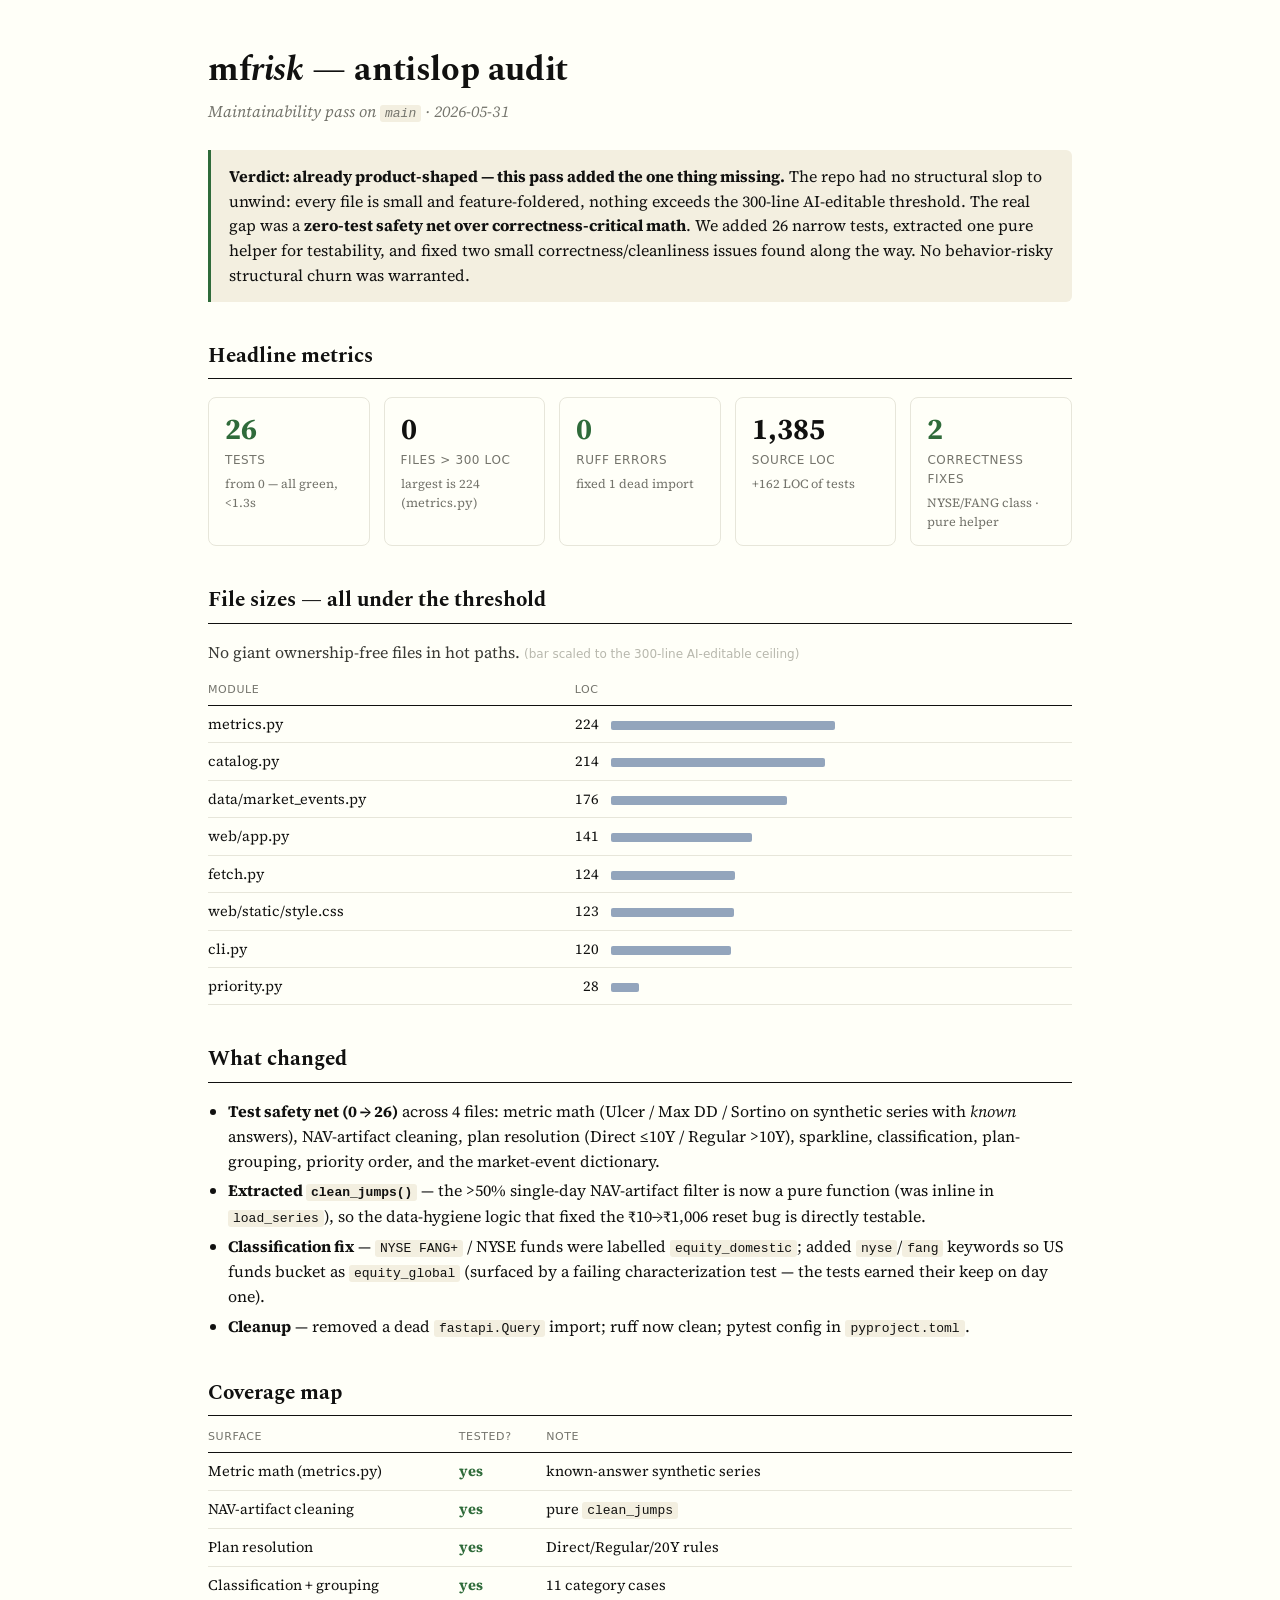
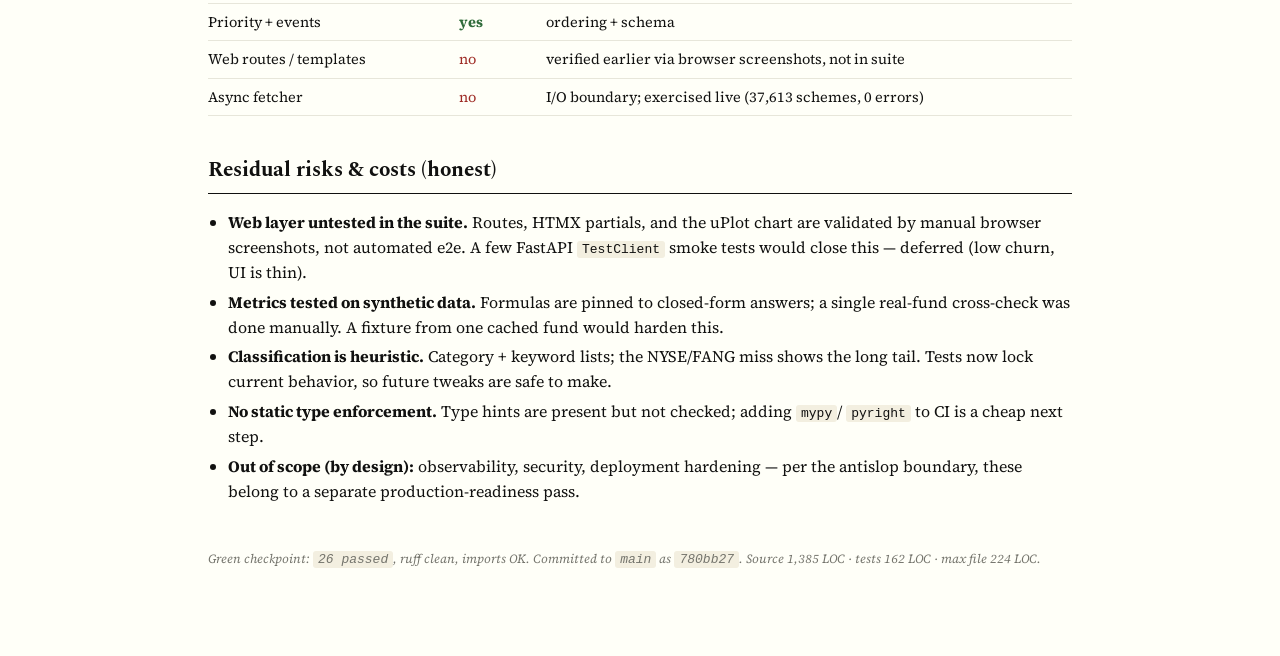
<file: docs/audit/index.html>
<!doctype html>
<html lang="en">
<head>
<meta charset="utf-8">
<meta name="viewport" content="width=device-width, initial-scale=1">
<title>mfrisk · antislop audit</title>
<link rel="preconnect" href="https://fonts.googleapis.com">
<link rel="preconnect" href="https://fonts.gstatic.com" crossorigin>
<link href="https://fonts.googleapis.com/css2?family=Source+Serif+4:ital,wght@0,400;0,600;0,700;1,400&family=Spectral:wght@400;700&display=swap" rel="stylesheet">
<style>
:root{--paper:#fffff8;--ink:#111110;--ink2:#3a3a36;--dim:#74746c;--faint:#b8b8ad;
  --rule:#e7e6da;--pos:#2f6b3a;--neg:#9e2b25;--accent:#3b5b8c;--hi:#f3efe0}
*{box-sizing:border-box}
body{margin:0;background:var(--paper);color:var(--ink);
  font:16px/1.55 "Source Serif 4",Charter,Georgia,serif;-webkit-font-smoothing:antialiased}
.wrap{max-width:920px;margin:0 auto;padding:44px 28px 90px}
h1{font-family:"Spectral",Georgia,serif;font-size:34px;letter-spacing:-.4px;margin:0 0 2px}
h1 span{font-style:italic}
h2{font-family:"Spectral",Georgia,serif;font-size:21px;margin:38px 0 12px;
  border-bottom:1px solid var(--ink);padding-bottom:6px}
.sub{color:var(--dim);font-style:italic;margin:0 0 26px}
.verdict{background:var(--hi);border-left:3px solid var(--pos);padding:14px 18px;
  border-radius:0 6px 6px 0;margin:8px 0 4px}
.verdict b{font-weight:700}
.cards{display:grid;grid-template-columns:repeat(auto-fit,minmax(150px,1fr));gap:14px;margin:18px 0}
.card{border:1px solid var(--rule);border-radius:8px;padding:14px 16px}
.card .n{font-size:30px;font-weight:700;font-variant-numeric:tabular-nums;line-height:1.1}
.card .n.good{color:var(--pos)} .card .n.flat{color:var(--ink)}
.card .l{font-size:12px;text-transform:uppercase;letter-spacing:.6px;color:var(--dim);
  font-family:system-ui,sans-serif;margin-top:6px}
.card .d{font-size:12.5px;color:var(--dim);margin-top:4px}
table{width:100%;border-collapse:collapse;font-variant-numeric:tabular-nums;margin:6px 0}
th{text-align:left;font-size:11px;text-transform:uppercase;letter-spacing:.6px;color:var(--dim);
  font-family:system-ui,sans-serif;font-weight:400;border-bottom:1px solid var(--ink);padding:0 12px 7px 0}
td{padding:7px 12px 7px 0;border-bottom:1px solid var(--rule);font-size:14.5px}
td.r,th.r{text-align:right}
.bar{display:inline-block;height:9px;background:var(--accent);border-radius:2px;vertical-align:middle;opacity:.55}
.ok{color:var(--pos);font-weight:700} .no{color:var(--neg)}
ul{padding-left:20px} li{margin:5px 0}
.lead{color:var(--ink2)}
.thresh{color:var(--faint);font-size:12px;font-family:system-ui,sans-serif}
code{font-family:ui-monospace,SFMono-Regular,Menlo,monospace;font-size:13px;background:var(--hi);
  padding:1px 5px;border-radius:3px}
footer{margin-top:46px;color:var(--dim);font-size:12.5px;font-style:italic}
</style>
</head>
<body>
<div class="wrap">
  <h1>mf<span>risk</span> — antislop audit</h1>
  <p class="sub">Maintainability pass on <code>main</code> · 2026-05-31</p>

  <div class="verdict">
    <b>Verdict: already product-shaped — this pass added the one thing missing.</b>
    The repo had no structural slop to unwind: every file is small and feature-foldered,
    nothing exceeds the 300-line AI-editable threshold. The real gap was a <b>zero-test
    safety net over correctness-critical math</b>. We added 26 narrow tests, extracted one
    pure helper for testability, and fixed two small correctness/cleanliness issues found
    along the way. No behavior-risky structural churn was warranted.
  </div>

  <h2>Headline metrics</h2>
  <div class="cards">
    <div class="card"><div class="n good">26</div><div class="l">Tests</div><div class="d">from 0 — all green, &lt;1.3s</div></div>
    <div class="card"><div class="n flat">0</div><div class="l">Files &gt; 300 LOC</div><div class="d">largest is 224 (metrics.py)</div></div>
    <div class="card"><div class="n good">0</div><div class="l">Ruff errors</div><div class="d">fixed 1 dead import</div></div>
    <div class="card"><div class="n flat">1,385</div><div class="l">Source LOC</div><div class="d">+162 LOC of tests</div></div>
    <div class="card"><div class="n good">2</div><div class="l">Correctness fixes</div><div class="d">NYSE/FANG class · pure helper</div></div>
  </div>

  <h2>File sizes — all under the threshold</h2>
  <p class="lead">No giant ownership-free files in hot paths. <span class="thresh">(bar scaled to the 300-line AI-editable ceiling)</span></p>
  <table>
    <thead><tr><th>Module</th><th class="r">LOC</th><th>&nbsp;</th></tr></thead>
    <tbody>
      <tr><td>metrics.py</td><td class="r">224</td><td><span class="bar" style="width:224px"></span></td></tr>
      <tr><td>catalog.py</td><td class="r">214</td><td><span class="bar" style="width:214px"></span></td></tr>
      <tr><td>data/market_events.py</td><td class="r">176</td><td><span class="bar" style="width:176px"></span></td></tr>
      <tr><td>web/app.py</td><td class="r">141</td><td><span class="bar" style="width:141px"></span></td></tr>
      <tr><td>fetch.py</td><td class="r">124</td><td><span class="bar" style="width:124px"></span></td></tr>
      <tr><td>web/static/style.css</td><td class="r">123</td><td><span class="bar" style="width:123px"></span></td></tr>
      <tr><td>cli.py</td><td class="r">120</td><td><span class="bar" style="width:120px"></span></td></tr>
      <tr><td>priority.py</td><td class="r">28</td><td><span class="bar" style="width:28px"></span></td></tr>
    </tbody>
  </table>

  <h2>What changed</h2>
  <ul>
    <li><b>Test safety net (0 → 26)</b> across 4 files: metric math (Ulcer / Max DD / Sortino
      on synthetic series with <i>known</i> answers), NAV-artifact cleaning, plan resolution
      (Direct ≤10Y / Regular &gt;10Y), sparkline, classification, plan-grouping, priority order,
      and the market-event dictionary.</li>
    <li><b>Extracted <code>clean_jumps()</code></b> — the &gt;50% single-day NAV-artifact filter is now
      a pure function (was inline in <code>load_series</code>), so the data-hygiene logic that fixed the
      ₹10→₹1,006 reset bug is directly testable.</li>
    <li><b>Classification fix</b> — <code>NYSE FANG+</code> / NYSE funds were labelled <code>equity_domestic</code>;
      added <code>nyse</code>/<code>fang</code> keywords so US funds bucket as <code>equity_global</code>
      (surfaced by a failing characterization test — the tests earned their keep on day one).</li>
    <li><b>Cleanup</b> — removed a dead <code>fastapi.Query</code> import; ruff now clean; pytest config in
      <code>pyproject.toml</code>.</li>
  </ul>

  <h2>Coverage map</h2>
  <table>
    <thead><tr><th>Surface</th><th>Tested?</th><th>Note</th></tr></thead>
    <tbody>
      <tr><td>Metric math (metrics.py)</td><td class="ok">yes</td><td>known-answer synthetic series</td></tr>
      <tr><td>NAV-artifact cleaning</td><td class="ok">yes</td><td>pure <code>clean_jumps</code></td></tr>
      <tr><td>Plan resolution</td><td class="ok">yes</td><td>Direct/Regular/20Y rules</td></tr>
      <tr><td>Classification + grouping</td><td class="ok">yes</td><td>11 category cases</td></tr>
      <tr><td>Priority + events</td><td class="ok">yes</td><td>ordering + schema</td></tr>
      <tr><td>Web routes / templates</td><td class="no">no</td><td>verified earlier via browser screenshots, not in suite</td></tr>
      <tr><td>Async fetcher</td><td class="no">no</td><td>I/O boundary; exercised live (37,613 schemes, 0 errors)</td></tr>
    </tbody>
  </table>

  <h2>Residual risks &amp; costs (honest)</h2>
  <ul>
    <li><b>Web layer untested in the suite.</b> Routes, HTMX partials, and the uPlot chart are
      validated by manual browser screenshots, not automated e2e. A few FastAPI <code>TestClient</code>
      smoke tests would close this — deferred (low churn, UI is thin).</li>
    <li><b>Metrics tested on synthetic data.</b> Formulas are pinned to closed-form answers; a single
      real-fund cross-check was done manually. A fixture from one cached fund would harden this.</li>
    <li><b>Classification is heuristic.</b> Category + keyword lists; the NYSE/FANG miss shows the long
      tail. Tests now lock current behavior, so future tweaks are safe to make.</li>
    <li><b>No static type enforcement.</b> Type hints are present but not checked; adding <code>mypy</code>/
      <code>pyright</code> to CI is a cheap next step.</li>
    <li><b>Out of scope (by design):</b> observability, security, deployment hardening — per the
      antislop boundary, these belong to a separate production-readiness pass.</li>
  </ul>

  <footer>
    Green checkpoint: <code>26 passed</code>, ruff clean, imports OK. Committed to
    <code>main</code> as <code>780bb27</code>. Source 1,385 LOC · tests 162 LOC · max file 224 LOC.
  </footer>
</div>
</body>
</html>
</file>
